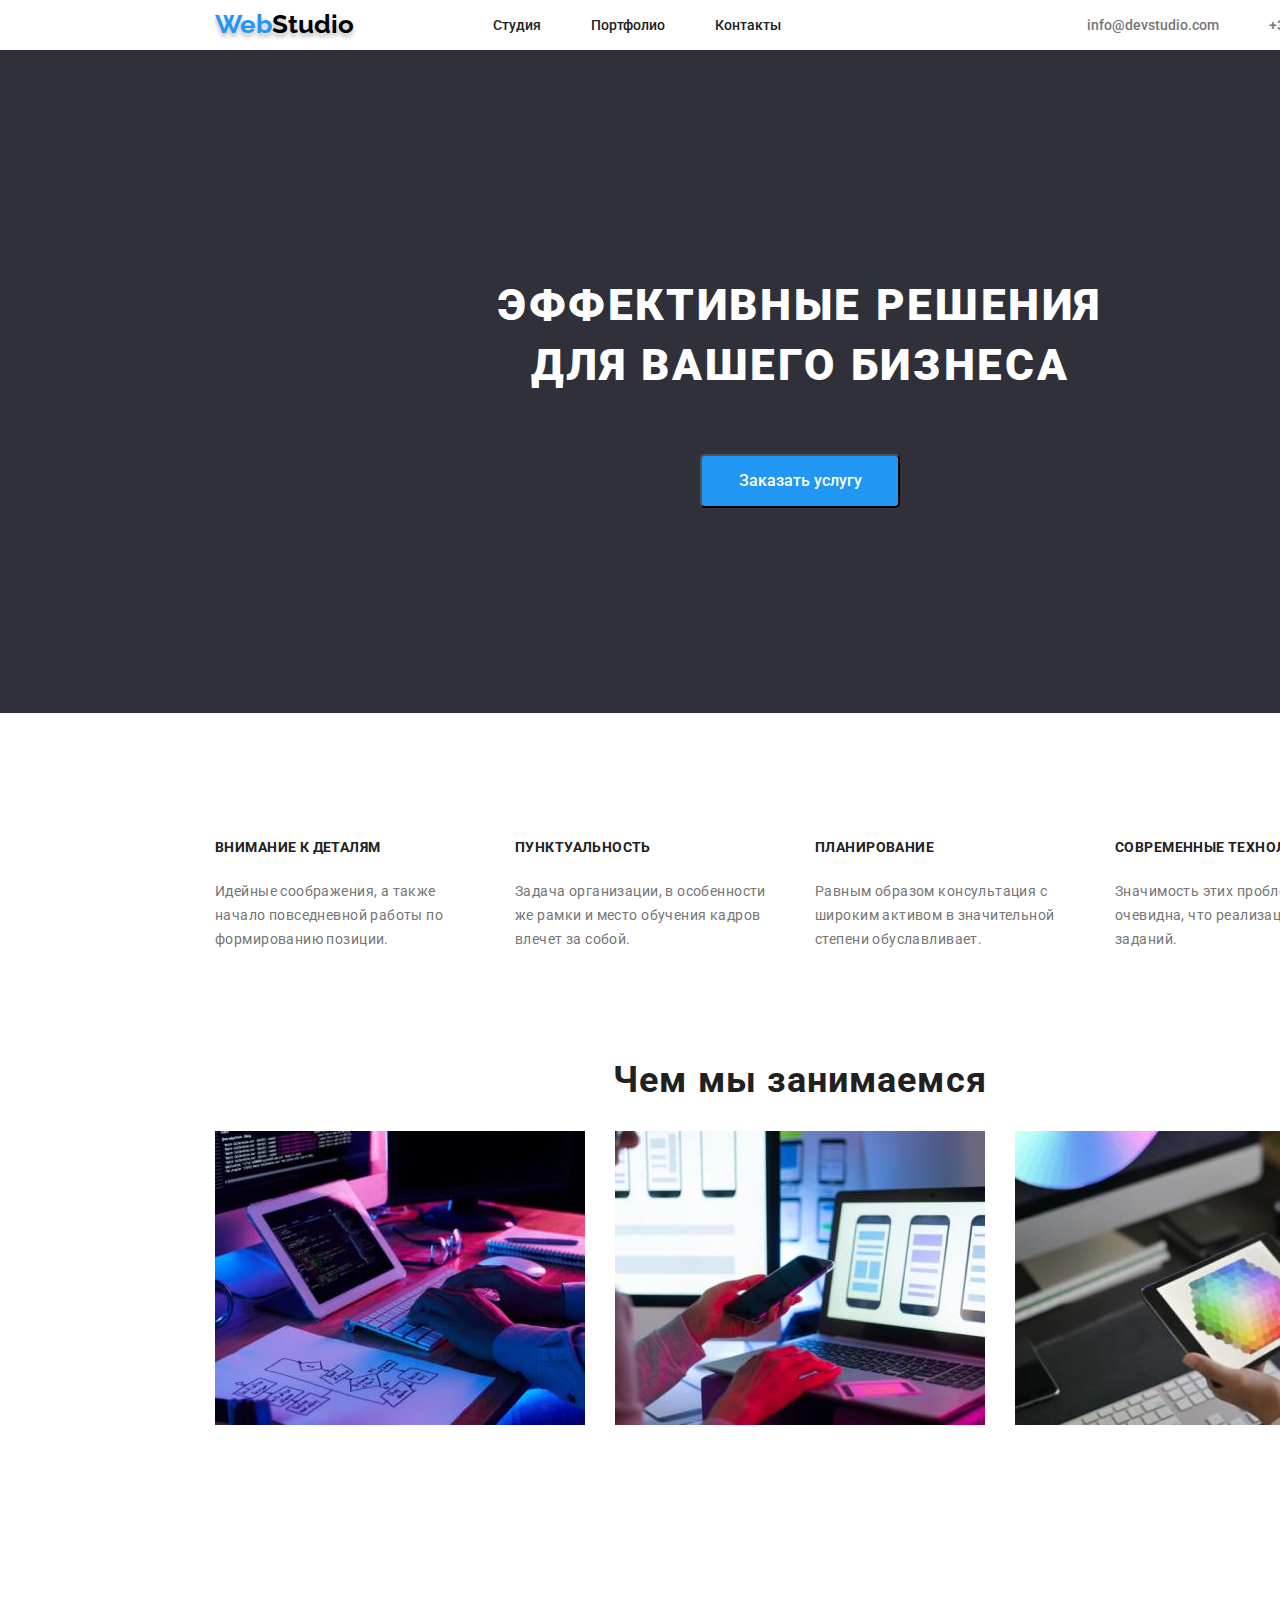
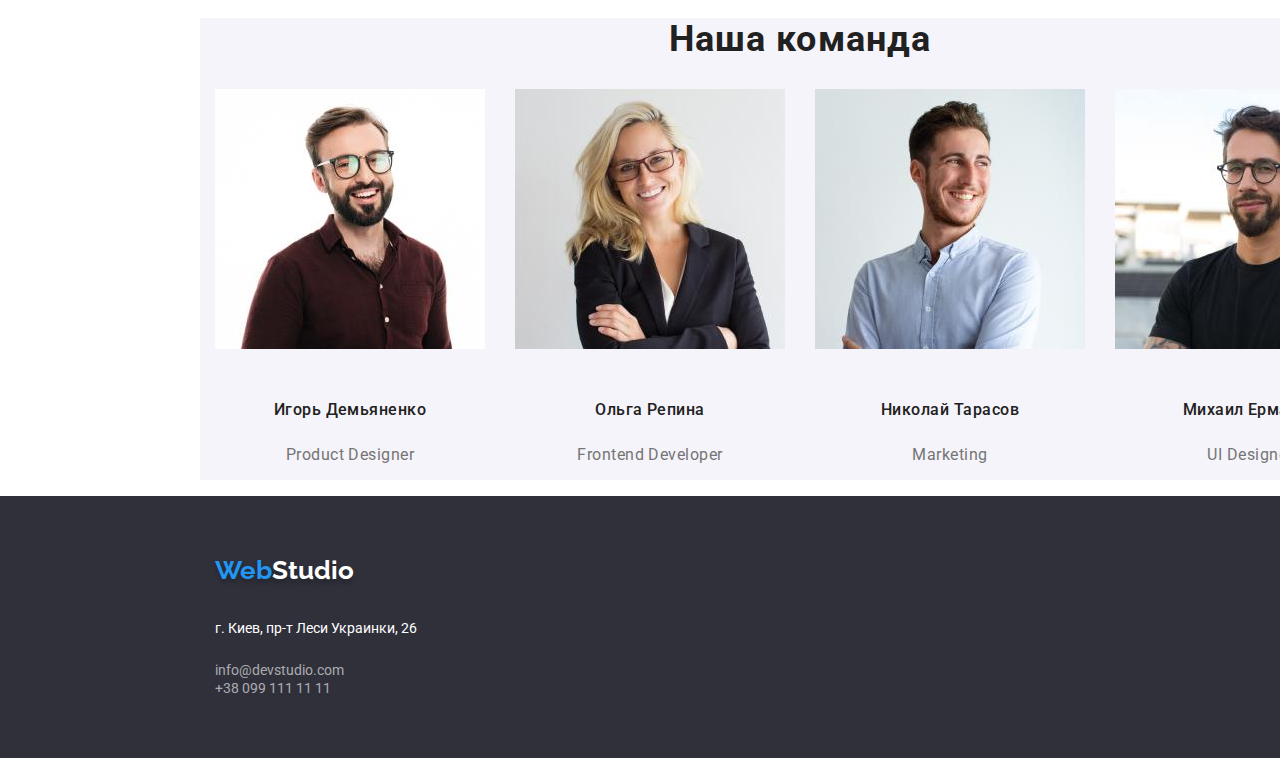
<file: index.html>
<!DOCTYPE html>
<html lang="ru">
<head>
    <meta charset="UTF-8">
    <meta http-equiv="X-UA-Compatible" content="IE=edge">
    <meta name="viewport" content="width=device-width, initial-scale=1.0">
    <title>Document</title>
    <link rel="preconnect" href="https://fonts.googleapis.com">
    <link rel="preconnect" href="https://fonts.gstatic.com" crossorigin>
    <link href="https://fonts.googleapis.com/css2?family=Roboto:wght@400;500;700;900&display=swap" rel="stylesheet">
    <link href="https://fonts.googleapis.com/css2?family=Raleway:wght@700&display=swap" rel="stylesheet">
    <link rel="stylesheet" href="https://cdnjs.cloudflare.com/ajax/libs/modern-normalize/1.0.0/modern-normalize.min.css"/>
    <link rel="stylesheet" href="./css/styles.css">
</head>
<body class="body-main">
    <!--Шапка сайта-->
    <header>
            <div class="container main-nav-flex">
            <a  href="" class="title">Web<span class="accent-main">Studio</span></a>
            <nav>
            <ul class="nav">
                <li class="item"><a href="" class="headline_1">Студия</a></li>
                <li class="item"><a href="./portfolio.html" class="headline_2">Портфолио</a></li>
                <li class="item"><a href="" class="headline_3">Контакты</a></li>
            </ul>
            </nav>
            <ul class="nav-list">
                <li class="item"><a href="mailto:info@devstudio.com" class="caption_1" target="_blank" rel="noreferrer noopener" >info@devstudio.com</a></li>
                <li class="item"><a href="tel:+380961111111" class="caption_2">+38 096 111 11 11</a></li>
            </ul>
        </div>
    </header>
    <main>
        <!--Герой-->
        <section class="hero">
            <div class="container">
            <h1 class="page-main">Эффективные решения <br> для вашего бизнеса</h1>
           <button type="button" class="btn-main">Заказать услугу</button>
        </div>
        </section>
        <!--Особенности-->
        <section>
            <div class="container">
            <ul class="content">
                <li class="content-li">
                    <h3 class="main-content">Внимание к деталям</h3>
                    <p class="about-main">Идейные соображения, а также <br> начало повседневной работы по <br> формированию позиции.</p>
                </li>
                <li class="content-li">
                    <h3 class="main-content">Пунктуальность</h3>
                    <p class="about-main">Задача организации, в особенности <br> же рамки и место обучения кадров <br> влечет за собой.</p>
                </li>
                <li class="content-li">
                    <h3 class="main-content">Планирование</h3>
                    <p class="about-main">Равным образом консультация с <br> широким активом в значительной <br> степени обуславливает.</p>
                </li>
                <li class="content-li">
                    <h3 class="main-content">Современные технологии</h3>
                    <p class="about-main">Значимость этих проблем настолько <br> очевидна, что реализация плановых <br> заданий.</p>
                </li>
            </ul>
        </div>
        </section>
        <!--Чем занимаемся-->
        <section>
            <div class="container whatwedo">
            <h2 class="row-main">Чем мы занимаемся</h2>
        <ul class="content-whatwedo">
            <li class="content-li">
                <img src="./images/box-1.jpg" width="370" alt="Процес№1">
            </li>
            <li class="content-li">
                <img src="./images/box-2.jpg" width="370" alt="Процес№2">
            </li>
            <li class="content-li">
                <img src="./images/box-3.jpg" width="370" alt="Процес№3">
            </li>
        </ul>
    </div>
        </section>
        <!--Наша команда-->
        <section>
            <div class="container our-team">
                <h2 class="row-team">Наша команда</h2>           
            <ul class="container-team">
                <li class="content-li">
                    <img src="./images/img-i.jpg" width="270" alt="Фото Игорь">
                    <h3 class="team-name">Игорь Демьяненко</h3>
                    <p class="team-position" lang="en">Product Designer</p>
                </li>
                <li class="content-li">
                    <img src="./images/img-o.jpg" width="270" alt="Фото Ольга">
                    <h3 class="team-name">Ольга Репина</h3>
                    <p class="team-position" lang="en">Frontend Developer</p>
                </li>
                <li class="content-li">
                    <img src="./images/img-n.jpg" width="270" alt="Фото Николай">
                    <h3 class="team-name">Николай Тарасов</h3>
                    <p class="team-position" lang="en">Marketing</p>
                </li>
                <li class="content-li">
                    <img src="./images/img-m.jpg" width="270" alt="Фото Михаил">
                    <h3 class="team-name">Михаил Ермаков</h3>
                    <p class="team-position" lang="en">UI Designer</p>
                </li>
            </ul>
        </div>
        </section>
    </main>
    <!--Футер-->
    <footer class="footer-main">
        <address>
        <a href="" class="title-down">Web<span class="accent-footer">Studio</span></a>
        <p class="address">г. Киев, пр-т Леси Украинки, 26</p>
        <ul class="ulli">
            <li>
                <a href="mailto:info@devstudio.com" class="mail"  target="_blank" rel="noreferrer noopener" >info@devstudio.com</a>   
            </li>
            <li>
                <a href="" class="tel">+38 099 111 11 11</a>
            </li>
        </ul>
    </address>
    </footer>
</body>
</html>
</file>
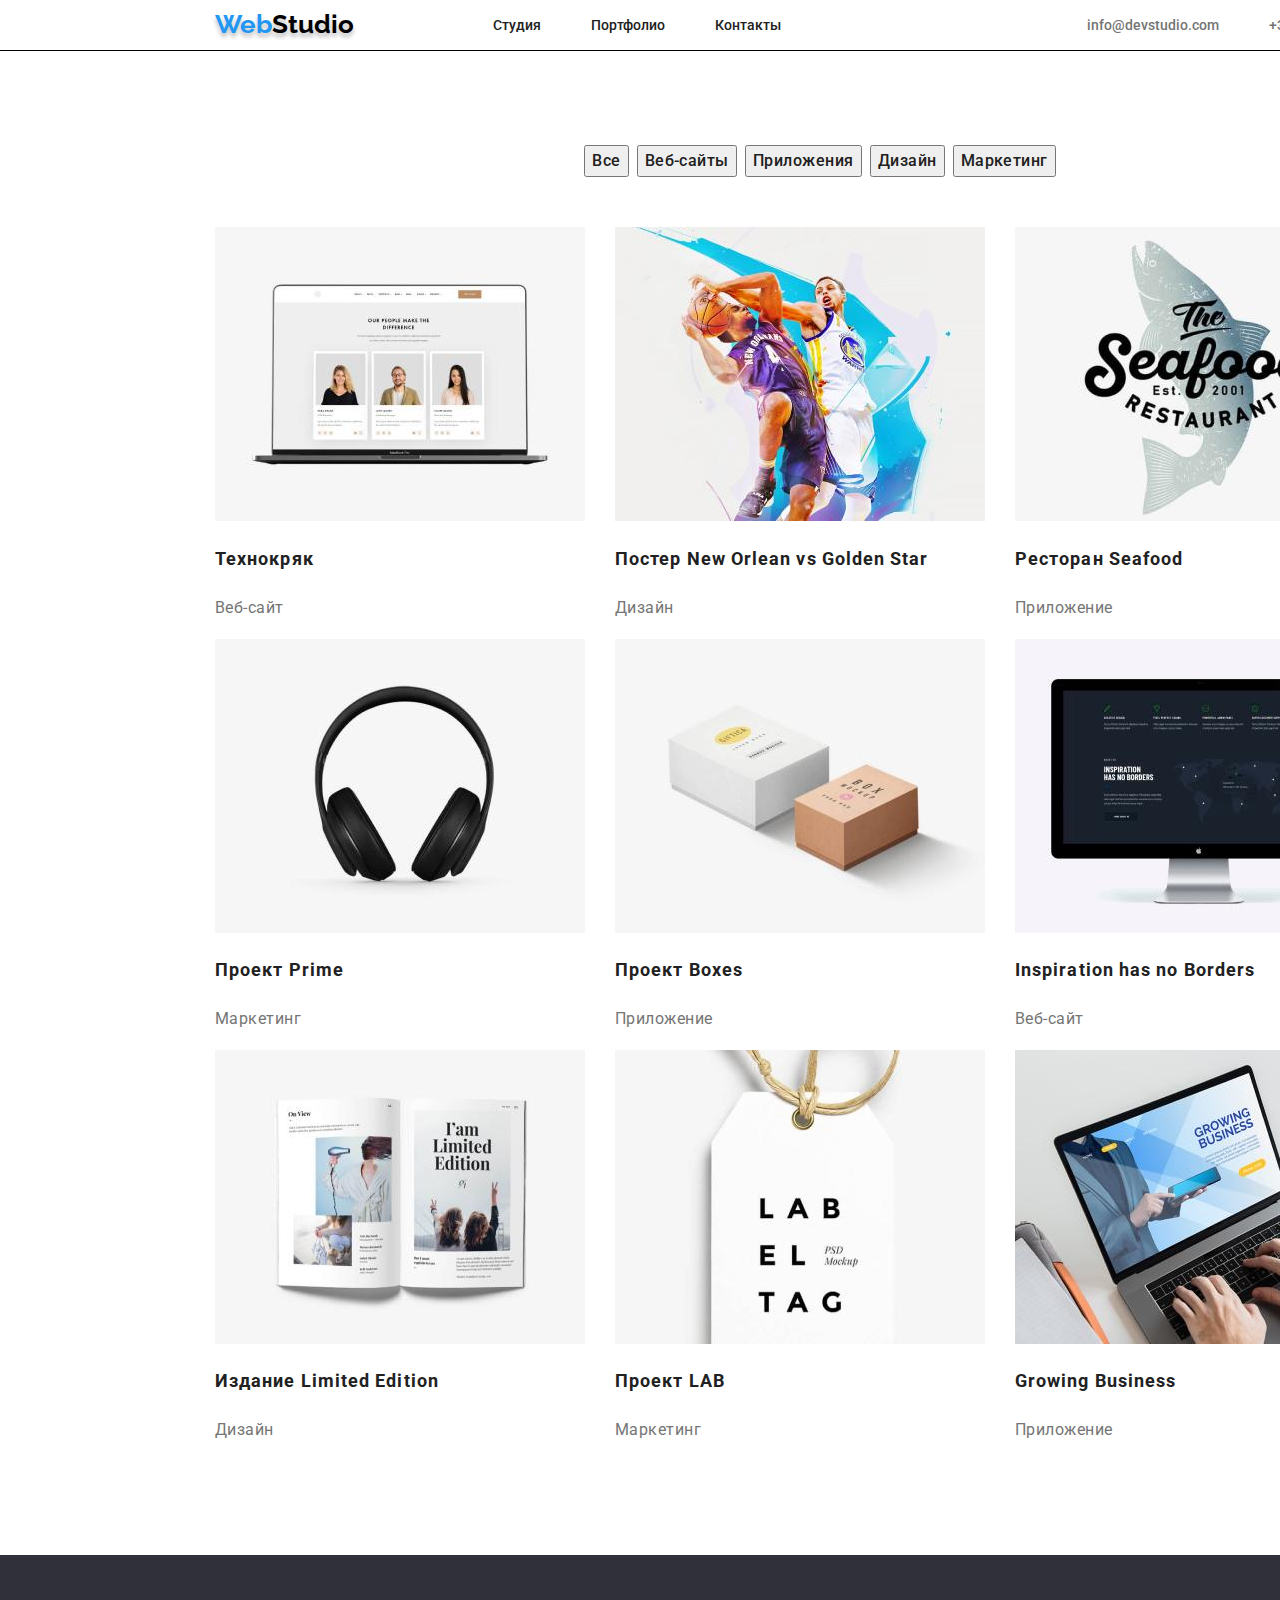
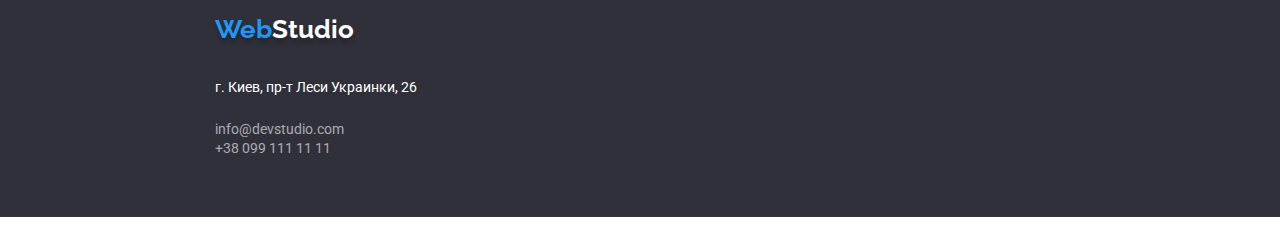
<file: portfolio.html>
<!DOCTYPE html>
<html lang="ru">
<head>
    <meta charset="UTF-8">
    <meta http-equiv="X-UA-Compatible" content="IE=edge">
    <meta name="viewport" content="width=device-width, initial-scale=1.0">
    <title>Document</title>
    <link rel="preconnect" href="https://fonts.googleapis.com">
<link rel="preconnect" href="https://fonts.gstatic.com" crossorigin>
<link href="https://fonts.googleapis.com/css2?family=Roboto:wght@400;500;700&display=swap" rel="stylesheet">
<link rel="preconnect" href="https://fonts.googleapis.com">
<link rel="preconnect" href="https://fonts.gstatic.com" crossorigin>
<link href="https://fonts.googleapis.com/css2?family=Raleway:wght@700&display=swap" rel="stylesheet">
<link rel="stylesheet" href="https://cdnjs.cloudflare.com/ajax/libs/modern-normalize/1.0.0/modern-normalize.min.css"/>
<link rel="stylesheet" href="./css/styles.css">
</head>
<body class="body-main">
    <!--Шапка подсайта-->
    <header class="head">
        <div class="container main-nav-flex">
            <a  href="" class="title">Web<span class="accent-main">Studio</span></a>
            <nav>
            <ul class="nav">
                <li class="item"><a href="" class="headline_1">Студия</a></li>
                <li class="item"><a href="./portfolio.html" class="headline_2">Портфолио</a></li>
                <li class="item"><a href="" class="headline_3">Контакты</a></li>
            </ul>
            </nav>
            <ul class="nav-list">
                <li class="item"><a href="mailto:info@devstudio.com" class="caption_1" target="_blank" rel="noreferrer noopener" >info@devstudio.com</a></li>
                <li class="item"><a href="tel:+380961111111" class="caption_2">+38 096 111 11 11</a></li>
            </ul>
        </div>
        </header>
        <!--Навигация-->
        <main class="main">
            <nav>
            <section>
            <div class="container">
                    <h2 hidden>Навигация</h2>
                    <ul class="row">
                        <li class="content-li"><button  type="button" class="btn">Все</button></li>
                        <li class="content-li"><button  type="button" class="btn">Веб-сайты</button></li>
                        <li class="content-li"><button  type="button" class="btn">Приложения</button></li>
                        <li class="content-li"><button  type="button" class="btn">Дизайн</button></li>
                        <li class="content-li"><button  type="button" class="btn">Маркетинг</button></li>
                    </ul>
                </section>
            </div>
        </nav>
        <!--Все Портфолио-->
            <section>
                <div class="container">
                    <ul class="list">
                        <li class="content-li"><img src="./images/img-1.jpg"  width="370" height="294" alt="Постер№1">
                        <h2 class="list-name">Технокряк</h2>
                        <p class="list-surname">Веб-сайт</p>
                        </li>
                        <li class="content-li"><img src="./images/img-2.jpg" width="370" height="294" alt="Постер№2">
                            <h2 class="list-name" lang="en">Постер New Orlean vs Golden Star</h2>
                            <p class="list-surname">Дизайн</p>
                            </li>
                            <li class="content-li"><img src="./images/img-3.jpg" width="370" height="294" alt="Постер№3">
                                <h2 class="list-name" lang="en">Ресторан Seafood</h2>
                                <p class="list-surname">Приложение</p>
                                </li>
                                <li class="content-li"><img src="./images/img-4.jpg" width="370" height="294" alt="Постер№4">
                                    <h2 class="list-name" lang="en">Проект Prime</h2>
                                    <p class="list-surname">Маркетинг</p>
                                    </li>
                                    <li class="content-li"><img src="./images/img-5.jpg" width="370" height="294" alt="Постер№5">
                                        <h2 class="list-name" lang="en">Проект Boxes</h2>
                                        <p class="list-surname">Приложение</p>
                                        </li>
                                        <li class="content-li"><img src="./images/img-6.jpg" width="370" height="294" alt="Проект№6">
                                            <h2 class="list-name" lang="en">Inspiration has no Borders</h2>
                                            <p class="list-surname">Веб-сайт</p>
                                            </li>
                                            <li class="content-li"><img src="./images/img-7.jpg" width="370" height="294" alt="Постер№7">
                                                <h2 class="list-name" lang="en">Издание Limited Edition</h2>
                                                <p class="list-surname">Дизайн</p>
                                                </li>
                                                <li class="content-li"><img src="./images/img-8.jpg" width="370" height="294" alt="Постер№8">
                                                    <h2 class="list-name" lang="en">Проект LAB</h2>
                                                    <p class="list-surname">Маркетинг</p>
                                                    </li>
                                                    <li class="content-li"><img src="./images/img-9.jpg" width="370" height="294" alt="Постер№9">
                                                        <h2 class="list-name" lang="en">Growing Business</h2>
                                                        <p class="list-surname">Приложение</p>
                                                        </li>
                        </ul>
                    </div>
                </section>
        </main>
        <!--Футер-->
        <footer class="footer-main">
            <address>
            <a href="" class="title-down">Web<span class="accent-footer">Studio</span></a>
            <p class="address">г. Киев, пр-т Леси Украинки, 26</p>
            <ul class="ulli">
                <li>
                    <a href="mailto:info@devstudio.com" class="mail"  target="_blank" rel="noreferrer noopener" >info@devstudio.com</a>   
                </li>
                <li>
                    <a href="" class="tel">+38 099 111 11 11</a>
                </li>
            </ul>
        </address>
        </footer>
</body>
</html>
</file>
<file: css/styles.css>
/* PORTFOLIO */


a{
    text-decoration: none;
}
li{
    list-style: none;
}


body{
    font-family: 'Roboto', sans-serif;
 
}

.container{
    margin-left: auto;
    margin-right: auto;
    width: 1200px;
    padding-left: 15px;
    padding-right: 15px;
}


/* WebStudio */

.title{
display: inline-block;
font-family: 'Raleway', sans-serif;
font-style: normal;
font-weight: bold;
font-size: 26px;
width: 145px;
height: 31px;
color: #2196F3;

text-shadow: 0px 4px 4px rgba(0, 0, 0, 0.25);
}
.accent-main{
    color:black;
}

/* Menu nav */
.nav{
    display: flex;
    margin-left: 93px;
}

.nav .item{
    margin-right: 50px;
}

.nav .item:nth-child(3n){
    margin-right: 0px;
}

.nav-list{
    display: flex;
    margin-left: auto;
}

.nav-list .item{
    margin-left: 50px;
}

.main-nav-flex{
    display: flex;
    align-items: center;
}

.head{
    border-bottom: 1px solid;
}

.headline_1{
font-weight: 500;
font-size: 14px;
line-height: 16px;
color: #212121;
}
.headline_1:hover{color:#2196F3;}

.headline_2{
font-weight: 500;
font-size: 14px;
line-height: 16px;
color: #212121;
}
.headline_2:hover{color: #2196F3;}

.headline_3{
font-weight: 500;
font-size: 14px;
line-height: 16px;
color: #212121
}
.headline_3:hover{color:#2196F3;}

.caption_1{
    font-weight: 500;
    font-size: 14px;
    line-height: 16px;
    color: #757575;
}
.caption_1:hover{color: #2196F3;}

.caption_2{
    font-weight: 500;
    font-size: 14px;
    line-height: 16px;
    color: #757575;
}
.caption_2:hover{color: #2196F3;}


/* Main nav */




.row{
    display: flex;
    padding-top: 94px;
    margin-bottom: 0px;
    margin-top: 0px;
    justify-content: center;
}

.row .content-li{
    margin-right: 8px;

}

.row .content-li:nth-child(5n){
    margin-right: 0px;
}

.btn{
    font-weight: 500;
    font-size: 16px;
    line-height: 26px;
    letter-spacing: 0.03em;
    color: #212121;
    font-family: inherit;
}
.row .btn:active{color: #2196F3;}

.list{
    display: flex;
    flex-wrap: wrap;
    padding-top: 34px;
    padding-left: 0px;
    margin-bottom: 94px;
}

.list .content-li{
    margin-right: 30px;
}

.list .content-li:nth-child(3n){
    margin-right: 0px;
}

.list-name{
font-style: normal;
font-weight: bold;
font-size: 18px;
line-height: 36px;
letter-spacing: 0.06em;
color: #212121;
}

.list-surname{
font-style: normal;
font-weight: normal;
font-size: 16px;
line-height: 30px;
letter-spacing: 0.03em;
color: #757575;
}

/* Footer */


.footer{
background-color: #2F303A;
}
.title-down{
display: inline-block;
padding-left: 215px;
padding-top: 60px;
font-family: 'Raleway', sans-serif;
font-style: normal;
font-weight: bold;
font-size: 26px;
color: #2196F3;
text-shadow:  0px 4px 4px rgba(0, 0, 0, 0.25);
}
.accent-footer{
    color:#FFFFFF;
}


/* Adress nav */

.address{
padding-top: 20px;
padding-left: 215px;
font-size: 14px;
font-style: normal;
color: #FFFFFF;
}
.mail{
font-size: 14px;
font-style: normal;
color: #FFFFFF99;
}
.tel{
font-size: 14px;
font-style: normal;
color: #FFFFFF99;
}


/* MAIN PAGE */


.body-main{

background-color: #FFFFFF;
width: 1600px;
}



.hero{
padding-top: 195px;
padding-bottom: 205px;
text-align: center;
background-color: #2F303A;
}

.page-main{
font-weight: 900;
font-size: 44px;
line-height: 60px;
letter-spacing: 0.06em;
text-transform: uppercase;
color: #FFFFFF;
}

.btn-main{
min-width: 200px;
border-radius: 5px;
padding: 12px 32px;
margin-top: 30px;
font-weight: 500;
font-size: 16px;
line-height: 26px;
text-align: center;
background: #2196F3;
color: white;
font-family: inherit;
}

.content{
 display: flex;
 flex-wrap: wrap;
 margin-top: 112px;
 padding: 0px;
}

.content .content-li{
    width: 270px;
    margin-right: 30px;
}

.content .content-li:nth-child(4n){
    margin-right: 0px;
}

.main-content{
    padding-bottom: 10px;
    font-weight: bold;
    font-size: 14px;
    line-height: 16px;
    letter-spacing: 0.03em;
    color: #212121;
    text-transform: uppercase;
}

.about-main{
font-style: normal;
font-weight: normal;
font-size: 14px;
line-height: 24px;
letter-spacing: 0.03em;
color: #757575;
}

.whatwedo{
    margin-top: 94px;
}

.content-whatwedo{
    display: flex;
    padding: 0px;
}

.content-whatwedo .content-li{
    width: 370px;
    margin-right: 30px;
}

.content-whatwedo .content-li:nth-child(3n){
    margin-right: 0px;
}

.row-main{
    text-align: center;
    font-style: normal;
    font-weight: bold;
    font-size: 36px;
    line-height: 42px;
    letter-spacing: 0.03em;
    color: #212121;
}


.our-team{  
    background-color: #F5F4FA;
    }

.row-team{
    margin-top: 188px;
    text-align: center;
    font-weight: bold;
    font-size: 36px;
    line-height: 42px;
    letter-spacing: 0.03em;
    color: #212121;
}

.container-team{
display: flex;
padding: 0px;
text-align: center;
}

.container-team .content-li{
    width: 270px;
    margin-right: 30px;
}

.container-team .content-li:nth-child(4n){
    margin-right: 0px;
}


.team-name{
padding-top: 30px;
padding-bottom: 10px;
font-style: normal;
font-weight: 500;
font-size: 16px;
line-height: 19px;
letter-spacing: 0.03em;
color: #212121;
}

.team-position{
font-style: normal;
font-weight: normal;
font-size: 16px;
line-height: 19px;
letter-spacing: 0.03em;
color: #757575;
}

.footer-main{
background-color: #2F303A;
margin-top: 0px;
}

.ulli{
    padding-bottom: 60px;
    padding-top: 9px;
    padding-left: 215px;
}
</file>
